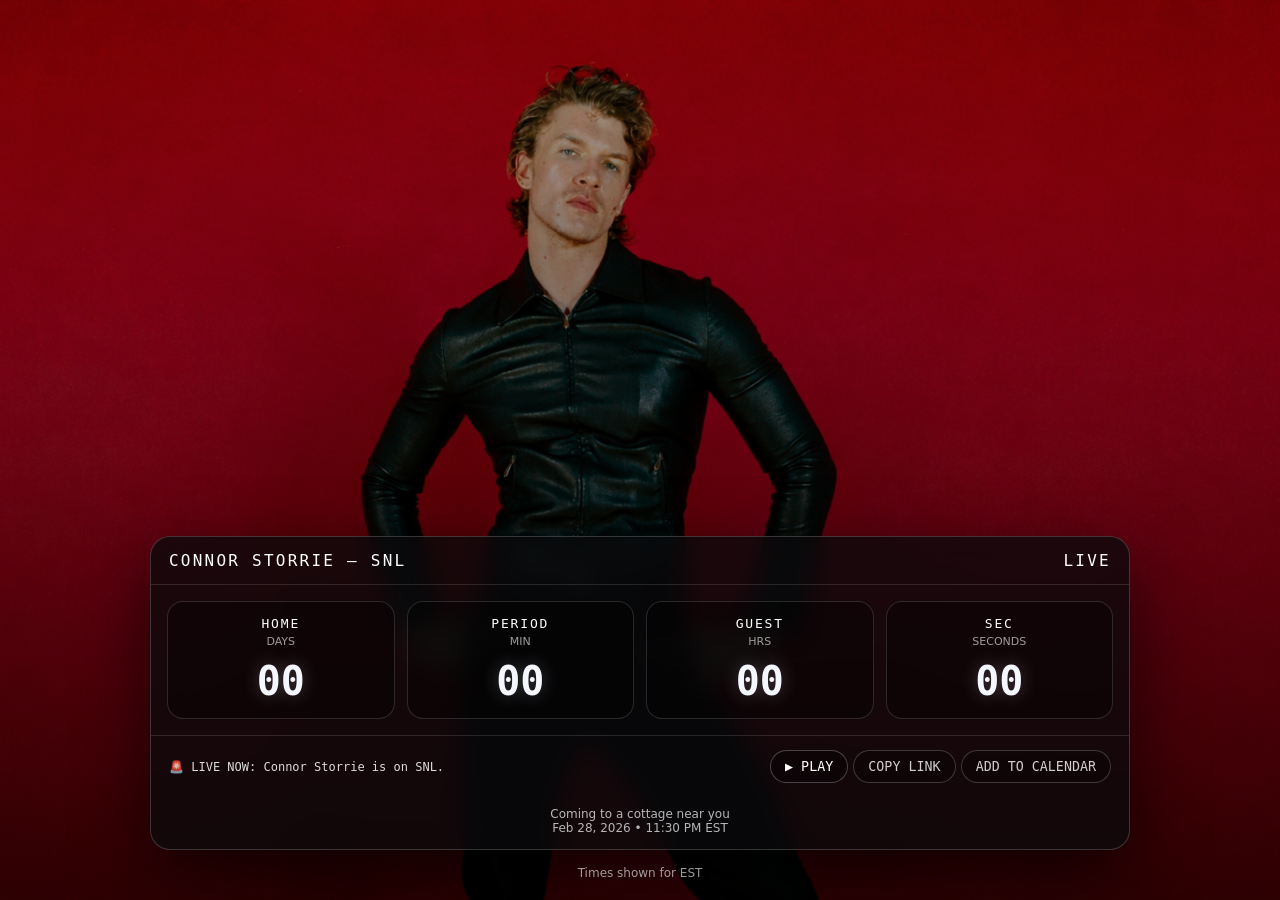
<file: cottage/index.html>
<!doctype html>
<html lang="en">
<head>
  <meta charset="UTF-8" />
  <meta name="viewport" content="width=device-width, initial-scale=1" />
  <title>Connor Storrie — SNL Countdown</title>
  <link rel="stylesheet" href="styles.css" />
</head>

<body>
  <div class="bg"></div>
  <div class="vignette"></div>


  <main class="wrap">

    <section class="scoreboard">

      <div class="sb-header">
        <div class="sb-small">CONNOR STORRIE — SNL</div>
        <div class="sb-status" id="statusText"></div>
      </div>

      <!-- COUNTDOWN ROW -->
      <div class="sb-row">
        <div class="sb-box">
          <div class="sb-box-title">HOME</div>
          <div class="sb-box-subtitle">DAYS</div>
          <div class="sb-box-digits led-sm" id="days">00</div>
        </div>

        <div class="sb-box">
          <div class="sb-box-title">PERIOD</div>
          <div class="sb-box-subtitle">MIN</div>
          <div class="sb-box-digits led-sm" id="minutes">00</div>
        </div>

        <div class="sb-box">
          <div class="sb-box-title">GUEST</div>
          <div class="sb-box-subtitle">HRS</div>
          <div class="sb-box-digits led-sm" id="hours">00</div>
        </div>

        <div class="sb-box">
          <div class="sb-box-title">SEC</div>
          <div class="sb-box-subtitle">SECONDS</div>
          <div class="sb-box-digits led-sm" id="seconds">00</div>
        </div>
      </div>

      <div class="sb-bottom">
        <div class="sb-ticker" id="tickerText">
          🏒 COUNTDOWN MODE: mark your calendar • tell your group chat • prepare the fit
        </div>

        <div class="sb-controls">
          <button class="btn" id="toggleAudio" type="button">▶︎ PLAY</button>
          <button class="btn ghost" id="shareBtn" type="button">COPY LINK</button>
          <button class="btn ghost" id="calendarBtn" type="button">ADD TO CALENDAR</button>
        </div>
      </div>

      <div class="sb-fineprint">
        Coming to a cottage near you <br>Feb 28, 2026 • 11:30 PM EST
      </div>

    </section>

    <footer class="footer">
      Times shown for EST
    </footer>

    <!-- AUDIO -->
        <audio id="anthem" preload="auto" loop playsinline muted>
          <source
            src="https://www.dropbox.com/scl/fi/nskfucadhgxn157jmdemd/cottage.mp3?rlkey=vt6n7tt3e2dh9t2u3l8s4haz4&raw=1"
            type="audio/mpeg"
          />
        </audio>

  </main>

  <script src="script.js"></script>
</body>
</html>
</file>
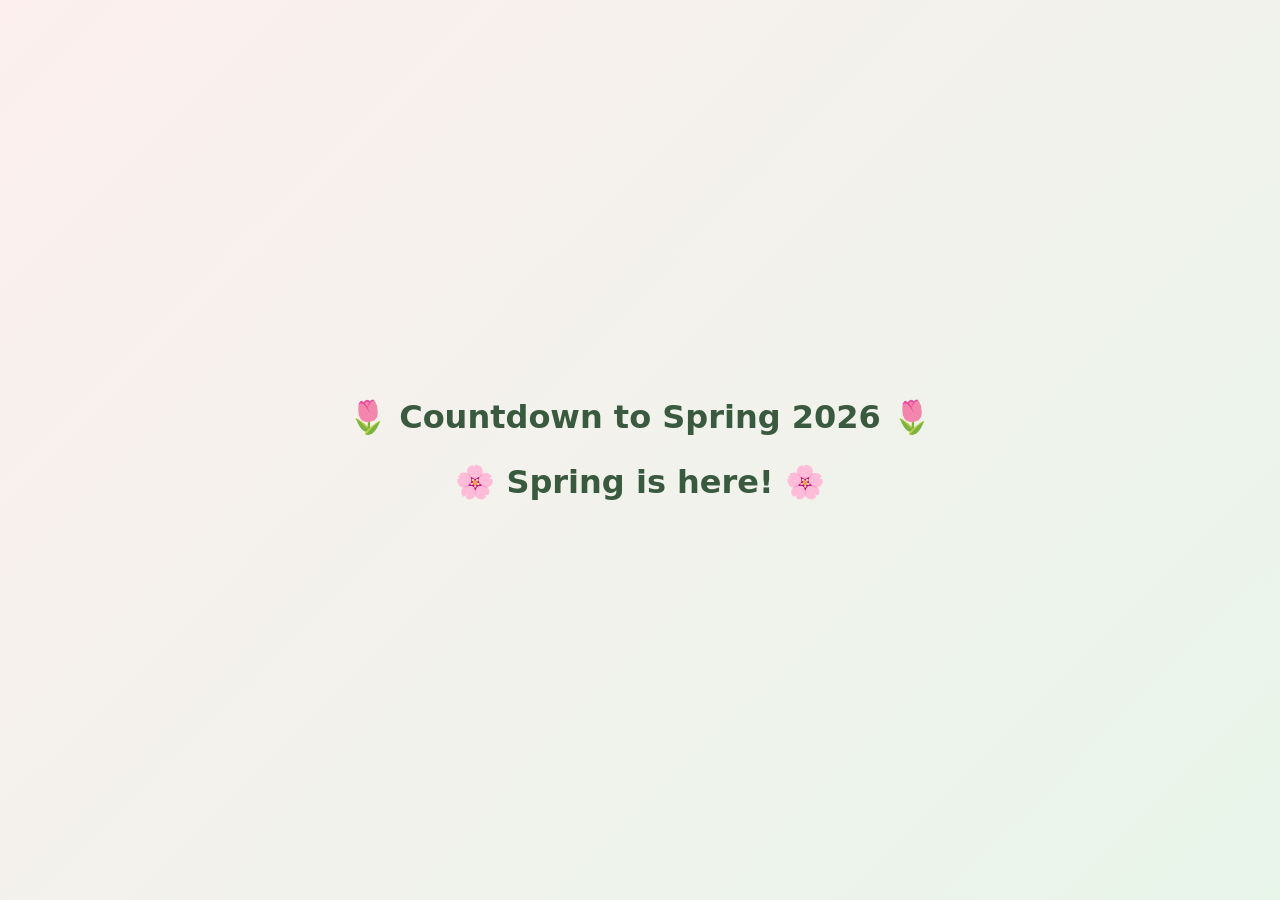
<file: spring/spring.html>
<!DOCTYPE html>
<html lang="en">
<head>
  <meta charset="UTF-8" />
  <meta name="viewport" content="width=device-width, initial-scale=1.0" />
  <title>Countdown to Spring 2026</title>

  <style>
    * {
      box-sizing: border-box;
      margin: 0;
      padding: 0;
      font-family: system-ui, -apple-system, BlinkMacSystemFont, sans-serif;
    }

    body {
      /* mobile-safe viewport height */
      min-height: 100vh;
      min-height: 100dvh;

      display: flex;
      align-items: center;
      justify-content: center;

      padding: 24px; /* prevents edge-to-edge squish */
      background: linear-gradient(135deg, #fcefee, #e8f5e9);
    }

    .container {
      width: 100%;
      max-width: 720px;
      text-align: center;
      padding: clamp(16px, 4vw, 32px);
    }

    h1 {
      margin-bottom: clamp(16px, 4vw, 28px);
      font-weight: 650;
      font-size: clamp(1rem, 4.5vw, 2rem);
      color: #3a5a40;
      line-height: 1.15;
    }

    .countdown {
      display: flex;
      justify-content: center;
      gap: 16px;
      flex-wrap: wrap;
    }

    .time-box {
      background: white;
      padding: 18px 16px;
      border-radius: 16px;
      min-width: 120px;
      box-shadow: 0 10px 25px rgba(0, 0, 0, 0.08);
      transition: transform 0.2s ease;
    }

    .time-box:hover {
      transform: translateY(-4px);
    }

    .time-box span {
      display: block;
      font-size: clamp(1.9rem, 6vw, 2.6rem);
      font-weight: 750;
      color: #588157;
      line-height: 1;
    }

    .time-box label {
      display: block;
      margin-top: 10px;
      font-size: 0.78rem;
      text-transform: uppercase;
      letter-spacing: 0.09em;
      color: #6c757d;
    }

    .spring-message {
      font-size: clamp(1.4rem, 5vw, 2rem);
      color: #3a5a40;
      font-weight: 650;
    }

    /* Mobile layout: clean 2x2 grid */
    @media (max-width: 520px) {
      body {
        padding: 16px;
      }

      .countdown {
        display: grid;
        grid-template-columns: repeat(2, minmax(0, 1fr));
        gap: 12px;
        max-width: 420px;
        margin: 0 auto;
      }

      .time-box {
        min-width: 0;            /* allow grid to control width */
        padding: 14px 12px;
        border-radius: 14px;
      }

      .time-box label {
        margin-top: 8px;
        font-size: 0.72rem;
      }
    }
  </style>
</head>

<body>
  <div class="container">
    <h1>🌷 Countdown to Spring 2026 🌷</h1>

    <div class="countdown" id="countdown">
      <div class="time-box">
        <span id="days">00</span>
        <label>Days</label>
      </div>
      <div class="time-box">
        <span id="hours">00</span>
        <label>Hours</label>
      </div>
      <div class="time-box">
        <span id="minutes">00</span>
        <label>Minutes</label>
      </div>
      <div class="time-box">
        <span id="seconds">00</span>
        <label>Seconds</label>
      </div>
    </div>
  </div>

  <script>
    const springDate = new Date("March 20, 2026 00:00:00").getTime();
    const countdownEl = document.getElementById("countdown");

    function pad2(n) {
      return String(n).padStart(2, "0");
    }

    function updateCountdown() {
      const now = Date.now();
      const distance = springDate - now;

      if (distance <= 0) {
        countdownEl.innerHTML = '<div class="spring-message">🌸 Spring is here! 🌸</div>';
        return;
      }

      const days = Math.floor(distance / (1000 * 60 * 60 * 24));
      const hours = Math.floor((distance % (1000 * 60 * 60 * 24)) / (1000 * 60 * 60));
      const minutes = Math.floor((distance % (1000 * 60 * 60)) / (1000 * 60));
      const seconds = Math.floor((distance % (1000 * 60)) / 1000);

      document.getElementById("days").textContent = days;      // days can be big
      document.getElementById("hours").textContent = pad2(hours);
      document.getElementById("minutes").textContent = pad2(minutes);
      document.getElementById("seconds").textContent = pad2(seconds);
    }

    updateCountdown();
    setInterval(updateCountdown, 1000);
  </script>
</body>
</html>
</file>
<file: cottage/styles.css>
:root {
  --bg: #07070a;
  --panel: rgba(10, 10, 12, 0.78);
  --panel-border: rgba(255, 255, 255, 0.18);
  --text: #ffffff;
  --muted: rgba(255, 255, 255, 0.7);
  --led: #f5f7ff;
  --mono: ui-monospace, SFMono-Regular, Menlo, Monaco, Consolas, monospace;
}

* {
  box-sizing: border-box;
}

html,
body {
  margin: 0;
  height: 100%;
  background: var(--bg);
  color: var(--text);
  font-family: system-ui;
}

/* BACKGROUND IMAGE */
.bg {
  position: fixed;
  inset: 0;
  background: url("assets/banner.png") center top / cover no-repeat;
  z-index: 0;
}

.bg::after {
  content: "";
  position: absolute;
  inset: 0;
  background: linear-gradient(
    to bottom,
    rgba(0, 0, 0, 0.2),
    rgba(0, 0, 0, 0.75)
  );
}

/* LAYOUT WRAPPER */
.wrap {
  display: flex;
  flex-direction: column;
  justify-content: center;
  align-items: center;
  position: relative;
  z-index: 1;
  min-height: 100%;
  display: flex;
  align-items: center;
  justify-content: flex-end;
  padding: 20px;
}

/* SCOREBOARD PANEL */
.scoreboard {
  width: 100%;
  max-width: 980px;
  border-radius: 20px;
  background: var(--panel);
  border: 1px solid var(--panel-border);
  box-shadow: 0 24px 70px rgba(0, 0, 0, 0.65);
  backdrop-filter: blur(12px);
  -webkit-backdrop-filter: blur(12px);
  overflow: hidden;
}

/* HEADER */
.sb-header {
  display: flex;
  justify-content: space-between;
  padding: 14px 18px;
  font-family: var(--mono);
  letter-spacing: 0.14em;
  border-bottom: 1px solid rgba(255, 255, 255, 0.12);
}

/* SCORE ROW */
.sb-row {
  display: grid;
  grid-template-columns: repeat(4, 1fr);
  gap: 12px;
  padding: 16px;
}

/* SCORE BOX */
.sb-box {
  background: rgba(0, 0, 0, 0.35);
  border: 1px solid rgba(255, 255, 255, 0.14);
  border-radius: 16px;
  padding: 14px 10px;
  text-align: center;
}

.sb-box-title {
  font-family: var(--mono);
  font-size: 13px;
  letter-spacing: 0.14em;
}

.sb-box-subtitle {
  font-size: 11px;
  opacity: 0.6;
  margin: 4px 0 10px;
}

/* DIGITS */
.led-sm {
  font-family: var(--mono);
  font-size: 40px;
  font-weight: 900;
  color: var(--led);
  text-shadow: 0 0 18px rgba(245, 247, 255, 0.25);
}

/* BOTTOM BAR */
.sb-bottom {
  display: flex;
  justify-content: space-between;
  align-items: center;
  padding: 14px 18px;
  border-top: 1px solid rgba(255, 255, 255, 0.12);
  gap: 12px;
  flex-wrap: wrap;
}

.sb-ticker {
  font-family: var(--mono);
  font-size: 12px;
  opacity: 0.85;
}

/* BUTTONS */
.btn {
  background: rgba(0, 0, 0, 0.3);
  border: 1px solid rgba(255, 255, 255, 0.25);
  color: white;
  padding: 8px 14px;
  border-radius: 999px;
  font-family: var(--mono);
  cursor: pointer;
}

.btn.ghost {
  opacity: 0.8;
}

/* FOOTER */
.sb-fineprint {
  text-align: center;
  font-size: 12px;
  opacity: 0.7;
  padding: 10px 10px 14px;
}

.footer {
  text-align: center;
  font-size: 12px;
  opacity: 0.6;
  margin-top: 16px;
}

.audio-nudge{
  position: fixed;
  left: 12px;
  bottom: 12px;
  z-index: 9999;
  padding: 10px 14px;
  border-radius: 999px;
  border: 1px solid rgba(255,255,255,.25);
  background: rgba(0,0,0,.45);
  color: #fff;
  font-family: var(--mono, system-ui);
  cursor: pointer;
  backdrop-filter: blur(10px);
  -webkit-backdrop-filter: blur(10px);
}
.audio-nudge.is-hidden{ display:none; }


/* 📱 MOBILE FIX */
@media (max-width: 768px) {
  .sb-row {
    grid-template-columns: repeat(2, 1fr);
  }

  .led-sm {
    font-size: 32px;
  }

  .sb-header {
    flex-direction: column;
    gap: 8px;
    text-align: center;
  }

  .sb-bottom {
    flex-direction: column;
    align-items: stretch;
  }
        
  .bg {
    background-position: 50% 20% !important;  }
  .wrap{
          margin-top:4rem;}
        
  .sb-controls{
     display:flex;
     flex-wrap:wrap;
     gap:0.6rem;
        }
        
}
</file>
